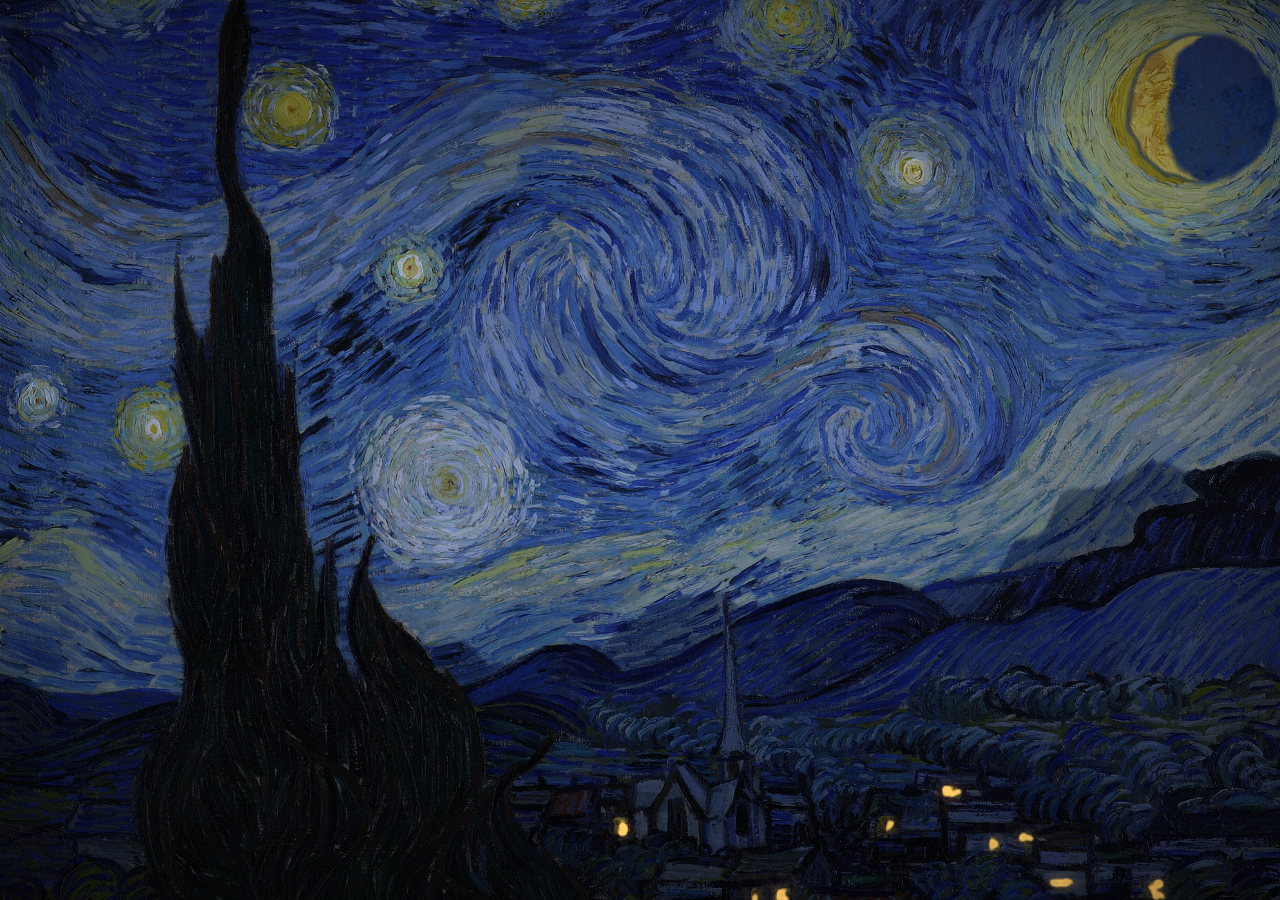
<file: index.html>
<!DOCTYPE html>
<html lang="nl">
<head>
<meta charset="utf-8">
<meta name="viewport" content="width=device-width, initial-scale=1, viewport-fit=cover">
<title>Plein Air</title>
<!-- telefoon: "toevoegen aan beginscherm" (web app manifest + iconen) -->
<link rel="manifest" href="manifest.webmanifest">
<link rel="icon" href="assets/icons/icon-192.png">
<link rel="apple-touch-icon" href="assets/icons/icon-180.png">
<meta name="theme-color" content="#0b0a09">
<meta name="mobile-web-app-capable" content="yes">
<meta name="apple-mobile-web-app-capable" content="yes">
<meta name="apple-mobile-web-app-status-bar-style" content="black-translucent">
<meta name="apple-mobile-web-app-title" content="Plein Air">
<link rel="preconnect" href="https://fonts.googleapis.com">
<link href="https://fonts.googleapis.com/css2?family=Fraunces:opsz,wght@9..144,400;9..144,600&family=Inter:wght@400;500&display=swap" rel="stylesheet">
<link rel="stylesheet" href="css/style.css">
</head>
<body>
<canvas id="gl"></canvas>

<div class="title">
  <h1>Plein Air</h1>
  <p id="sub">Het licht volgt de echte tijd in Gouda</p>
</div>

<div class="bar" id="bar">
  <button id="pick">Afbeelding kiezen</button>
  <input type="file" id="file" accept="image/*" hidden>
  <div class="sep"></div>
  <div class="clock"><span class="t" id="clockT">--:--</span><span class="ph" id="clockPh">&nbsp;</span></div>
  <div class="group">
    <label for="timeSlider">Tijd van de dag</label>
    <input type="range" id="timeSlider" min="0" max="1439" step="1" value="720">
  </div>
  <div class="group">
    <label for="day">Dag</label>
    <input type="date" id="day" title="Kies een dag: echte zon, maan en weer van Gouda (vanaf 1940)">
  </div>
  <button id="live" class="on">Live</button>
  <div class="sep"></div>
  <div class="group">
    <label for="motion">Beweging</label>
    <input type="range" id="motion" class="small" min="0" max="1" step="0.01" value="0.5">
  </div>
  <button id="autoWind" class="on" title="De wind in Gouda stuurt de beweging">Auto (wind)</button>
  <div class="clock wx"><span class="ph" id="wx">&nbsp;</span></div>
  <button id="tvBtn" title="Bedien een tv waarop Plein Air openstaat (adres + ?tv)">Bedien tv</button>
  <button id="fs">Volledig scherm</button>
  <button id="frameBtn" title="Lijst-modus: alleen het schilderij (toets F)">Lijst</button>
</div>

<div class="legend" id="legend">
  <b>Masks</b> <small>(toets M)</small>
  <span><i style="background:#40bfff"></i>lucht</span>
  <span><i style="background:#fff200"></i>sterren</span>
  <span><i style="background:#ff8c00"></i>maan</span>
  <span><i style="background:#1aff4d"></i>cipres</span>
  <span><i style="background:#ff3333"></i>dorp</span>
  <span><i style="background:#ff00ff"></i>ramen</span>
  <span><i style="background:#8c5926"></i>heuvels</span>
</div>

<!-- tv-modus (?tv): koppelcode voor de telefoon -->
<div class="tvpair" id="tvPair">
  <div class="tvbox">
    <h2>Plein Air</h2>
    <p>Open op je telefoon <b id="tvUrl"></b> en tik op <b>Bedien tv</b></p>
    <div class="code" id="tvCode"></div>
    <small>Koppelcode van deze tv</small>
  </div>
</div>

<div class="drop" id="drop"><div>Laat je schilderij hier los</div></div>
<div class="err" id="err">Je browser ondersteunt geen WebGL, dus het schilderij kan niet bewegen.</div>

<script type="module" src="js/main.js"></script>
</body>
</html>
</file>
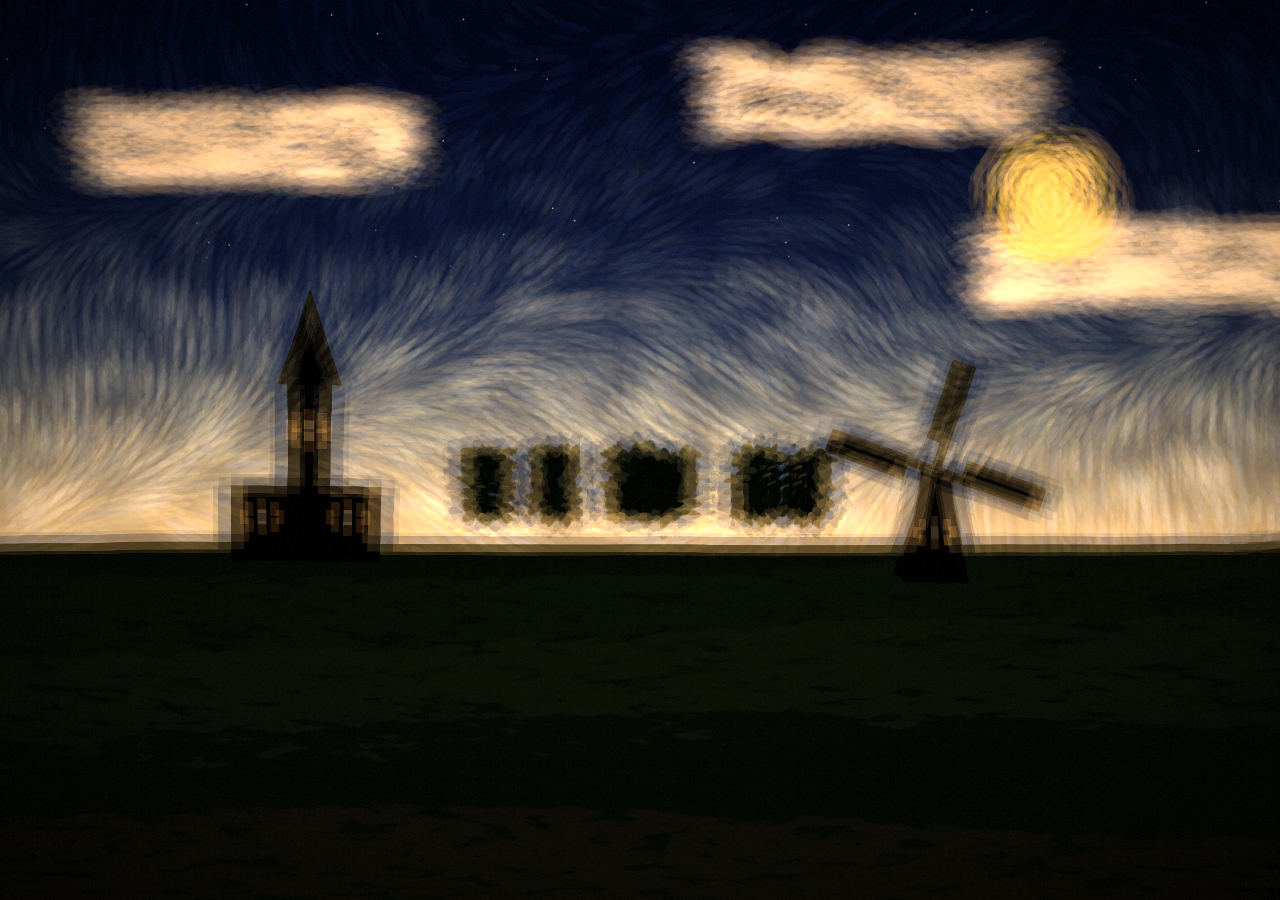
<file: prototype.html>
<!DOCTYPE html>
<html lang="nl">
<head>
<meta charset="utf-8">
<meta name="viewport" content="width=device-width, initial-scale=1">
<title>Levend Schilderij</title>
<link rel="preconnect" href="https://fonts.googleapis.com">
<link href="https://fonts.googleapis.com/css2?family=Fraunces:opsz,wght@9..144,400;9..144,600&family=Inter:wght@400;500&display=swap" rel="stylesheet">
<style>
  :root { --glass: rgba(18,16,14,.55); --line: rgba(255,255,255,.14); --txt: #f3eee6; --dim: rgba(243,238,230,.6); --accent: #e9b872; }
  * { box-sizing: border-box; margin: 0; padding: 0; }
  html, body { height: 100%; background: #0b0a09; overflow: hidden; color: var(--txt); font-family: Inter, system-ui, sans-serif; }
  canvas#gl { position: fixed; inset: 0; width: 100%; height: 100%; display: block; }
  body.idle { cursor: none; }

  .bar {
    position: fixed; left: 50%; bottom: 22px; transform: translateX(-50%);
    display: flex; align-items: center; gap: 18px; padding: 12px 18px;
    background: var(--glass); backdrop-filter: blur(14px) saturate(1.2); -webkit-backdrop-filter: blur(14px) saturate(1.2);
    border: 1px solid var(--line); border-radius: 16px;
    transition: opacity .6s ease, transform .6s ease; max-width: calc(100vw - 24px); flex-wrap: wrap; justify-content: center;
  }
  body.idle .bar, body.idle .title { opacity: 0; pointer-events: none; }
  body.idle .bar { transform: translateX(-50%) translateY(10px); }

  .title { position: fixed; top: 22px; left: 26px; font-family: Fraunces, serif; transition: opacity .6s; text-shadow: 0 1px 12px rgba(0,0,0,.5); }
  .title h1 { font-weight: 600; font-size: 20px; letter-spacing: .2px; }
  .title p { font-size: 13px; color: var(--dim); font-family: Inter, sans-serif; margin-top: 2px; }

  .clock { display: flex; flex-direction: column; min-width: 92px; }
  .clock .t { font-family: Fraunces, serif; font-size: 26px; line-height: 1; font-variant-numeric: tabular-nums; }
  .clock .ph { font-size: 12px; color: var(--accent); margin-top: 3px; letter-spacing: .3px; }

  .group { display: flex; flex-direction: column; gap: 6px; }
  .group label { font-size: 11px; color: var(--dim); text-transform: uppercase; letter-spacing: .8px; }
  input[type=range] { -webkit-appearance: none; appearance: none; width: 220px; height: 4px; border-radius: 4px; background: rgba(255,255,255,.18); outline: none; }
  input[type=range].small { width: 110px; }
  input[type=range]::-webkit-slider-thumb { -webkit-appearance: none; width: 16px; height: 16px; border-radius: 50%; background: var(--txt); border: 0; cursor: pointer; box-shadow: 0 0 0 4px rgba(233,184,114,.25); }
  input[type=range]::-moz-range-thumb { width: 16px; height: 16px; border-radius: 50%; background: var(--txt); border: 0; cursor: pointer; }
  #timeSlider { background: linear-gradient(90deg, #141a3a 0%, #2a2f5e 22%, #e59a6b 28%, #9cc7ee 40%, #b8d8f2 50%, #9cc7ee 62%, #f0a35e 72%, #3b2f5e 80%, #141a3a 100%); }

  button {
    font: 500 13px Inter, sans-serif; color: var(--txt); background: rgba(255,255,255,.08);
    border: 1px solid var(--line); border-radius: 10px; padding: 9px 13px; cursor: pointer; white-space: nowrap;
    transition: background .2s, border-color .2s;
  }
  button:hover { background: rgba(255,255,255,.16); }
  button.on { border-color: var(--accent); color: var(--accent); }
  .sep { width: 1px; align-self: stretch; background: var(--line); }

  .drop { position: fixed; inset: 0; display: none; align-items: center; justify-content: center; background: rgba(10,9,8,.7); z-index: 5; }
  .drop.show { display: flex; }
  .drop div { border: 2px dashed var(--accent); border-radius: 22px; padding: 46px 64px; font-family: Fraunces, serif; font-size: 24px; }
  .err { position: fixed; inset: 0; display: none; align-items: center; justify-content: center; text-align: center; padding: 30px; font-size: 15px; color: var(--dim); }
</style>
</head>
<body>
<canvas id="gl"></canvas>

<div class="title">
  <h1>Levend Schilderij</h1>
  <p id="sub">Het licht volgt de echte tijd in Gouda</p>
</div>

<div class="bar" id="bar">
  <button id="pick">Afbeelding kiezen</button>
  <input type="file" id="file" accept="image/*" hidden>
  <div class="sep"></div>
  <div class="clock"><span class="t" id="clockT">--:--</span><span class="ph" id="clockPh">&nbsp;</span></div>
  <div class="group">
    <label for="timeSlider">Tijd van de dag</label>
    <input type="range" id="timeSlider" min="0" max="1439" step="1" value="720">
  </div>
  <button id="live" class="on">Live</button>
  <div class="sep"></div>
  <div class="group">
    <label for="motion">Beweging</label>
    <input type="range" id="motion" class="small" min="0" max="2" step="0.01" value="1">
  </div>
  <button id="fs">Volledig scherm</button>
</div>

<div class="drop" id="drop"><div>Laat je schilderij hier los</div></div>
<div class="err" id="err">Je browser ondersteunt geen WebGL, dus het schilderij kan niet bewegen.</div>

<script>
(() => {
  const LAT = 52.011, LON = 4.711; // Gouda

  // ---------- WebGL setup ----------
  const cv = document.getElementById('gl');
  const gl = cv.getContext('webgl', { antialias: false, preserveDrawingBuffer: false });
  if (!gl) { document.getElementById('err').style.display = 'flex'; return; }

  const VS = `attribute vec2 a; varying vec2 v_uv;
    void main(){ v_uv = vec2(a.x*0.5+0.5, 0.5-a.y*0.5); gl_Position = vec4(a,0.,1.); }`;

  const FS = `precision highp float;
  varying vec2 v_uv;
  uniform sampler2D u_tex;
  uniform vec2 u_res, u_img;
  uniform float u_t, u_motion, u_k, u_expo, u_con, u_sat, u_skyAmt, u_vig, u_stars, u_glow;
  uniform vec3 u_gain, u_sky, u_horizon;
  const vec3 LUM = vec3(0.299,0.587,0.114);

  float hash(vec2 p){ p = fract(p*vec2(123.34,456.21)); p += dot(p,p+45.32); return fract(p.x*p.y); }
  float noise(vec2 p){ vec2 i=floor(p), f=fract(p); f=f*f*(3.-2.*f);
    return mix(mix(hash(i),hash(i+vec2(1,0)),f.x), mix(hash(i+vec2(0,1)),hash(i+vec2(1,1)),f.x), f.y); }
  float fbm(vec2 p){ float v=0., a=.5; for(int i=0;i<5;i++){ v+=a*noise(p); p=p*2.03+vec2(1.7,9.2); a*=.5; } return v; }
  vec3 softLight(vec3 b, vec3 s){ return mix(2.*b*s + b*b*(1.-2.*s), sqrt(b)*(2.*s-1.) + 2.*b*(1.-s), step(.5,s)); }
  vec2 cover(vec2 uv){ float rs=u_res.x/u_res.y, ri=u_img.x/u_img.y;
    vec2 s = rs>ri ? vec2(1., ri/rs) : vec2(rs/ri, 1.); return (uv-.5)*s+.5; }

  void main(){
    vec2 uv = v_uv; float t = u_t;
    // slow breathing zoom (also hides edges while warping)
    float z = .955 + .008*sin(t*.07);
    vec2 iuv = cover((uv-.5)*z+.5);
    float top = 1. - iuv.y;                       // 1 = top of painting
    vec2 q = iuv*vec2(u_img.x/u_img.y,1.)*2.4;
    // domain-warped flow field: two layers for a swirling, painterly drift
    vec2 f1 = vec2(fbm(q+vec2(t*.03,0.)), fbm(q+vec2(5.2,1.3)-vec2(0.,t*.03))) - .5;
    vec2 f2 = vec2(fbm(q*1.7+f1*2.+t*.02), fbm(q*1.7-f1*2.+3.1-t*.02)) - .5;
    float amp = u_motion*.013*mix(.45,1.,smoothstep(.2,.9,top));
    iuv += (f1 + f2*.6)*amp;

    vec3 c = texture2D(u_tex, iuv).rgb;

    // glow from bright spots (lamps, windows, moon) — used at night
    vec3 g = vec3(0.);
    for(int i=0;i<8;i++){
      float a = float(i)*.785398; vec2 o = vec2(cos(a),sin(a))*.012;
      vec3 s = texture2D(u_tex, iuv+o).rgb;
      g += s*smoothstep(.62,.95,dot(s,LUM));
    }
    g /= 8.;

    // 1. exposure retarget: map the painting's own brightness to the time of day
    c = pow(max(c,vec3(.0001)), vec3(u_k));
    c = (c-.5)*u_con+.5;   // win back contrast lost by strong relighting
    // 2. white balance / colour temperature
    c *= u_gain * u_expo;   // overall light level: also dims highlights at night
    // 3. saturation
    float L = dot(c,LUM); c = mix(vec3(L), c, u_sat);
    // 4. sky light, strongest at the top
    float skyMask = smoothstep(.35,1.,top);
    vec3 skyCol = mix(u_horizon, u_sky, smoothstep(.5,1.,top));
    c = mix(c, softLight(clamp(c,0.,1.), skyCol), u_skyAmt*(.4+.6*skyMask));
    // 5. warm glow
    c += g*vec3(1.,.74,.42)*u_glow*1.5;
    // 6. twinkling stars in dark parts of the sky
    if(u_stars > .01){
      vec2 sg = iuv*vec2(u_img.x/u_img.y,1.)*80.; vec2 cell = floor(sg); float h = hash(cell);
      if(h > .982){
        vec2 f = fract(sg)-.5-(vec2(hash(cell+1.7),hash(cell+3.1))-.5)*.6;
        float tw = .45+.55*sin(t*(.8+h*2.5)+h*40.);
        float s = smoothstep(.13,0.,length(f))*tw;
        float dark = 1.-smoothstep(.08,.32,dot(c,LUM));
        c += vec3(.9,.95,1.)*s*u_stars*skyMask*dark*1.3;
      }
    }
    // 7. vignette + film grain
    vec2 vv = uv-.5; c *= 1.-u_vig*dot(vv,vv)*2.2;
    c += (hash(uv*u_res+fract(t*.37)*100.)-.5)*.022;
    gl_FragColor = vec4(clamp(c,0.,1.),1.);
  }`;

  function sh(type, src){ const s = gl.createShader(type); gl.shaderSource(s, src); gl.compileShader(s);
    if (!gl.getShaderParameter(s, gl.COMPILE_STATUS)) throw new Error(gl.getShaderInfoLog(s)); return s; }
  const prog = gl.createProgram();
  gl.attachShader(prog, sh(gl.VERTEX_SHADER, VS)); gl.attachShader(prog, sh(gl.FRAGMENT_SHADER, FS));
  gl.linkProgram(prog); gl.useProgram(prog);
  const buf = gl.createBuffer(); gl.bindBuffer(gl.ARRAY_BUFFER, buf);
  gl.bufferData(gl.ARRAY_BUFFER, new Float32Array([-1,-1, 1,-1, -1,1, 1,1]), gl.STATIC_DRAW);
  const aLoc = gl.getAttribLocation(prog, 'a'); gl.enableVertexAttribArray(aLoc); gl.vertexAttribPointer(aLoc, 2, gl.FLOAT, false, 0, 0);
  const U = {}; ['u_tex','u_res','u_img','u_t','u_expo','u_con','u_motion','u_k','u_sat','u_skyAmt','u_vig','u_stars','u_glow','u_gain','u_sky','u_horizon']
    .forEach(n => U[n] = gl.getUniformLocation(prog, n));

  const tex = gl.createTexture();
  gl.bindTexture(gl.TEXTURE_2D, tex);
  gl.texParameteri(gl.TEXTURE_2D, gl.TEXTURE_WRAP_S, gl.CLAMP_TO_EDGE);
  gl.texParameteri(gl.TEXTURE_2D, gl.TEXTURE_WRAP_T, gl.CLAMP_TO_EDGE);
  gl.texParameteri(gl.TEXTURE_2D, gl.TEXTURE_MIN_FILTER, gl.LINEAR);
  gl.texParameteri(gl.TEXTURE_2D, gl.TEXTURE_MAG_FILTER, gl.LINEAR);
  let imgW = 16, imgH = 9, srcLuma = 0.45;

  function setImage(source){
    // downscale to max 2048 px for the GPU
    const max = 2048, w0 = source.width, h0 = source.height, sc = Math.min(1, max/Math.max(w0,h0));
    const c = document.createElement('canvas'); c.width = Math.round(w0*sc); c.height = Math.round(h0*sc);
    c.getContext('2d').drawImage(source, 0, 0, c.width, c.height);
    gl.bindTexture(gl.TEXTURE_2D, tex);
    gl.texImage2D(gl.TEXTURE_2D, 0, gl.RGB, gl.RGB, gl.UNSIGNED_BYTE, c);
    imgW = c.width; imgH = c.height;
    // measure the painting's own average brightness
    const m = document.createElement('canvas'); m.width = m.height = 64;
    const mx = m.getContext('2d'); mx.drawImage(c, 0, 0, 64, 64);
    const d = mx.getImageData(0,0,64,64).data; let s = 0;
    for (let i = 0; i < d.length; i += 4) s += (0.299*d[i] + 0.587*d[i+1] + 0.114*d[i+2]) / 255;
    srcLuma = Math.min(0.95, Math.max(0.03, s/(64*64)));
    return c;
  }

  // ---------- default painting (procedural Dutch landscape) ----------
  function defaultPainting(){
    const W = 1600, H = 1000, c = document.createElement('canvas'); c.width = W; c.height = H;
    const x = c.getContext('2d');
    let seed = 7; const r = () => (seed = (seed*16807) % 2147483647) / 2147483647;
    const sky = x.createLinearGradient(0,0,0,H*.62);
    sky.addColorStop(0,'#3f6fa8'); sky.addColorStop(.6,'#8fb6d8'); sky.addColorStop(1,'#e8dcc0');
    x.fillStyle = sky; x.fillRect(0,0,W,H);
    const stroke = (cx,cy,len,wid,ang,col) => { x.save(); x.translate(cx,cy); x.rotate(ang); x.fillStyle = col;
      x.beginPath(); x.ellipse(0,0,len,wid,0,0,Math.PI*2); x.fill(); x.restore(); };
    // swirling sky strokes
    for (let i = 0; i < 3200; i++){
      const px = r()*W, py = r()*H*.62, ang = Math.sin(px*.004+py*.01)*1.2 + Math.cos(py*.006)*.6;
      const k = py/(H*.62), l = 55 + k*30 + r()*14;
      const hue = 212 - k*20 + (r()-.5)*16, sat = 45 - k*15 + r()*10;
      stroke(px,py,10+r()*16,2.5+r()*2.5,ang,`hsla(${hue},${sat}%,${l}%,.55)`);
    }
    // clouds
    for (let i = 0; i < 900; i++){
      const cx = [380,1050,1350][i%3] + (r()-.5)*360, cy = [170,120,300][i%3] + (r()-.5)*90;
      stroke(cx,cy,12+r()*18,4+r()*4,(r()-.5)*.6,`hsla(40,30%,${88+r()*10}%,.5)`);
    }
    // sun
    for (let i = 0; i < 400; i++){ const a = r()*Math.PI*2, d = r()*70;
      stroke(1240+Math.cos(a)*d, 230+Math.sin(a)*d, 8+r()*10, 3, a+1.57, `hsla(${45+r()*10},95%,${70+r()*20}%,.7)`); }
    // fields
    x.fillStyle = '#5f7a33'; x.fillRect(0, H*.6, W, H*.4);
    const fields = [['#6f8f3c',.62],['#8a9a3a',.7],['#5c7a34',.8],['#a08a3c',.9]];
    fields.forEach(([col,y0],j) => { for (let i = 0; i < 1400; i++){
      const px = r()*W, py = H*y0 + r()*H*(.12) + Math.sin(px*.003+j)*20;
      stroke(px,py,14+r()*18,3+r()*2,(r()-.5)*.3,col+'cc'); } });
    // church tower (a nod to Gouda) and a windmill
    x.fillStyle = '#2d2a2a';
    x.fillRect(420,430,46,190); x.beginPath(); x.moveTo(410,432); x.lineTo(443,330); x.lineTo(476,432); x.fill();
    x.fillRect(360,540,160,80);
    x.fillStyle = '#ffd98a'; x.fillRect(437,470,12,22); x.fillRect(388,565,10,16); x.fillRect(480,565,10,16);
    x.fillStyle = '#2d2a2a';
    x.beginPath(); x.moveTo(1080,640); x.lineTo(1100,520); x.lineTo(1130,520); x.lineTo(1150,640); x.fill();
    x.save(); x.translate(1115,520); x.rotate(.35);
    for (let k = 0; k < 4; k++){ x.rotate(Math.PI/2); x.fillRect(-5,0,10,120); x.fillRect(5,30,16,90); }
    x.restore();
    x.fillStyle = '#ffd98a'; x.fillRect(1110,580,9,13);
    // trees
    for (let i = 0; i < 6; i++){ const tx = 620 + i*70 + r()*30, ty = 610;
      for (let j = 0; j < 120; j++) stroke(tx+(r()-.5)*44, ty-40-r()*70, 7+r()*8, 3+r()*3, r()*3, `hsla(${95+r()*30},35%,${22+r()*15}%,.8)`); }
    return c;
  }

  // ---------- sun position for Gouda ----------
  function sun(date){
    const rad = Math.PI/180;
    const start = Date.UTC(date.getUTCFullYear(),0,0);
    const doy = Math.floor((date - start)/86400000);
    const hr = date.getUTCHours() + date.getUTCMinutes()/60;
    const g = 2*Math.PI/365*(doy-1+(hr-12)/24);
    const decl = .006918-.399912*Math.cos(g)+.070257*Math.sin(g)-.006758*Math.cos(2*g)+.000907*Math.sin(2*g)-.002697*Math.cos(3*g)+.00148*Math.sin(3*g);
    const eqt = 229.18*(.000075+.001868*Math.cos(g)-.032077*Math.sin(g)-.014615*Math.cos(2*g)-.040849*Math.sin(2*g));
    const tst = hr*60 + eqt + 4*LON;
    const ha = (tst/4-180)*rad, lat = LAT*rad;
    const cz = Math.sin(lat)*Math.sin(decl)+Math.cos(lat)*Math.cos(decl)*Math.cos(ha);
    return { elev: 90 - Math.acos(Math.min(1,Math.max(-1,cz)))/rad, morning: ha < 0 };
  }

  // light keyframes by sun elevation (degrees)
  const KEYS = [
    { e:-18, expo:.42, L:.14, gain:[.70,.82,1.22], sat:.72, sky:[.05,.08,.25], hor:[.10,.12,.30], skyA:.55, vig:.60, stars:1,  glow:1   },
    { e:-8,  expo:.62, L:.22, gain:[.84,.86,1.15], sat:.85, sky:[.22,.24,.55], hor:[.55,.40,.55], skyA:.50, vig:.42, stars:.35,glow:.7  },
    { e:-2,  expo:.86, L:.32, gain:[1.12,.92,.92], sat:1.05,sky:[.55,.45,.70], hor:[.98,.58,.50], skyA:.48, vig:.30, stars:0,  glow:.35 },
    { e:4,   expo:.96, L:.42, gain:[1.2,.97,.78], sat:1.18,sky:[.70,.70,.85], hor:[1.0,.72,.42], skyA:.42, vig:.24, stars:0,  glow:.08 },
    { e:15,  expo:1,   L:.49, gain:[1.04,1.0,.95], sat:1.05,sky:[.80,.88,1.0], hor:[.98,.92,.82], skyA:.30, vig:.18, stars:0,  glow:0   },
    { e:35,  expo:1.03, L:.53, gain:[1.0,1.0,1.0],  sat:1.0, sky:[.68,.84,1.0], hor:[.90,.94,1.0], skyA:.22, vig:.12, stars:0,  glow:0   },
  ];
  const lerp = (a,b,t) => a+(b-a)*t;
  const lerpA = (a,b,t) => a.map((v,i) => lerp(v,b[i],t));
  function lightFor(s){
    const e = Math.max(KEYS[0].e, Math.min(KEYS[KEYS.length-1].e, s.elev));
    let i = 0; while (i < KEYS.length-2 && e > KEYS[i+1].e) i++;
    const a = KEYS[i], b = KEYS[i+1], t = (e-a.e)/(b.e-a.e);
    const o = { expo:lerp(a.expo,b.expo,t), L:lerp(a.L,b.L,t), gain:lerpA(a.gain,b.gain,t), sat:lerp(a.sat,b.sat,t), sky:lerpA(a.sky,b.sky,t),
      hor:lerpA(a.hor,b.hor,t), skyA:lerp(a.skyA,b.skyA,t), vig:lerp(a.vig,b.vig,t), stars:lerp(a.stars,b.stars,t), glow:lerp(a.glow,b.glow,t) };
    // dawn is a little cooler and pinker than dusk
    if (s.morning && s.elev > -10 && s.elev < 12){ o.gain = [o.gain[0]*.97, o.gain[1], o.gain[2]*1.06]; o.hor = [o.hor[0], o.hor[1]*.92, o.hor[2]*1.15]; }
    return o;
  }
  function phaseName(s){
    if (s.elev < -12) return 'Nacht';
    if (s.elev < -4) return 'Blauw uur';
    if (s.elev < 6) return s.morning ? 'Zonsopkomst' : 'Zonsondergang';
    if (s.elev < 18) return s.morning ? 'Ochtend' : 'Avondlicht';
    return s.morning ? 'Ochtend' : 'Middag';
  }

  // ---------- state & UI ----------
  let live = true, motion = 1;
  const slider = document.getElementById('timeSlider'), liveBtn = document.getElementById('live');
  const clockT = document.getElementById('clockT'), clockPh = document.getElementById('clockPh');
  const fmt = m => String(Math.floor(m/60)).padStart(2,'0') + ':' + String(m%60).padStart(2,'0');

  function targetDate(){
    const d = new Date();
    if (!live){ const m = +slider.value; d.setHours(Math.floor(m/60), m%60, 0, 0); }
    return d;
  }
  slider.addEventListener('input', () => { live = false; liveBtn.classList.remove('on'); });
  liveBtn.addEventListener('click', () => { live = true; liveBtn.classList.add('on'); });
  document.getElementById('motion').addEventListener('input', e => motion = +e.target.value);

  const file = document.getElementById('file');
  document.getElementById('pick').addEventListener('click', () => file.click());
  file.addEventListener('change', () => file.files[0] && loadFile(file.files[0]));
  function loadFile(f){
    if (!f.type.startsWith('image/')) return;
    const url = URL.createObjectURL(f), img = new Image();
    img.onload = () => {
      const c = setImage(img); URL.revokeObjectURL(url);
      document.getElementById('sub').textContent = f.name.replace(/\.[^.]+$/,'');
      try { // remember it for next time (this browser only)
        const s = document.createElement('canvas'), sc = Math.min(1, 1600/Math.max(c.width,c.height));
        s.width = c.width*sc; s.height = c.height*sc; s.getContext('2d').drawImage(c,0,0,s.width,s.height);
        localStorage.setItem('levend-schilderij-img', s.toDataURL('image/jpeg', .85));
        localStorage.setItem('levend-schilderij-name', document.getElementById('sub').textContent);
      } catch(e) {}
    };
    img.src = url;
  }
  const drop = document.getElementById('drop');
  addEventListener('dragover', e => { e.preventDefault(); drop.classList.add('show'); });
  addEventListener('dragleave', e => { if (e.target === drop || !e.relatedTarget) drop.classList.remove('show'); });
  addEventListener('drop', e => { e.preventDefault(); drop.classList.remove('show'); const f = e.dataTransfer.files[0]; if (f) loadFile(f); });

  document.getElementById('fs').addEventListener('click', async () => {
    try { document.fullscreenElement ? await document.exitFullscreen() : await document.documentElement.requestFullscreen(); } catch(e) {}
  });

  // auto-hide controls so it works as a picture frame
  let idleT; const wake = () => { document.body.classList.remove('idle'); clearTimeout(idleT); idleT = setTimeout(() => document.body.classList.add('idle'), 3500); };
  ['mousemove','touchstart','keydown','pointerdown'].forEach(ev => addEventListener(ev, wake, { passive: true })); wake();

  // initial image: remembered upload, else the default landscape
  let restored = false;
  try {
    const saved = localStorage.getItem('levend-schilderij-img');
    if (saved){ const im = new Image(); im.onload = () => setImage(im); im.src = saved; restored = true;
      document.getElementById('sub').textContent = localStorage.getItem('levend-schilderij-name') || 'Je schilderij'; }
  } catch(e) {}
  setImage(defaultPainting());
  if (!restored) document.getElementById('sub').textContent = 'Een Hollands landschap · upload je eigen schilderij';

  // ---------- render loop ----------
  let cur = null;
  function resize(){
    const dpr = Math.min(devicePixelRatio || 1, 2);
    const w = Math.round(innerWidth*dpr), h = Math.round(innerHeight*dpr);
    if (cv.width !== w || cv.height !== h){ cv.width = w; cv.height = h; gl.viewport(0,0,w,h); }
  }
  const t0 = performance.now();
  function frame(now){
    resize();
    const d = targetDate(), s = sun(d), tgt = lightFor(s);
    const m = d.getHours()*60 + d.getMinutes();
    if (live) slider.value = m;
    clockT.textContent = fmt(m); clockPh.textContent = phaseName(s);
    // ease towards the target light so scrubbing feels smooth
    if (!cur) cur = JSON.parse(JSON.stringify(tgt));
    const dt = Math.min(.25, (now - (frame.last || now))/1000); frame.last = now;
    const ease = 1 - Math.exp(-dt*3.5);
    for (const k in tgt) cur[k] = Array.isArray(tgt[k]) ? lerpA(cur[k], tgt[k], ease) : lerp(cur[k], tgt[k], ease);
    const k = Math.min(2.5, Math.max(.3, Math.log(cur.L)/Math.log(srcLuma)));

    gl.uniform1i(U.u_tex, 0);
    gl.uniform2f(U.u_res, cv.width, cv.height); gl.uniform2f(U.u_img, imgW, imgH);
    gl.uniform1f(U.u_t, (now - t0)/1000); gl.uniform1f(U.u_motion, motion);
    gl.uniform1f(U.u_k, k); gl.uniform1f(U.u_con, 1 + Math.max(0, 1-k)*.55); gl.uniform1f(U.u_expo, cur.expo); gl.uniform1f(U.u_sat, cur.sat * (1 + Math.max(0, 1-k)*.35)); gl.uniform1f(U.u_skyAmt, cur.skyA);
    gl.uniform1f(U.u_vig, cur.vig); gl.uniform1f(U.u_stars, cur.stars); gl.uniform1f(U.u_glow, cur.glow);
    gl.uniform3fv(U.u_gain, cur.gain); gl.uniform3fv(U.u_sky, cur.sky); gl.uniform3fv(U.u_horizon, cur.hor);
    gl.drawArrays(gl.TRIANGLE_STRIP, 0, 4);
    requestAnimationFrame(frame);
  }
  requestAnimationFrame(frame);
})();
</script>
</body>
</html>
</file>
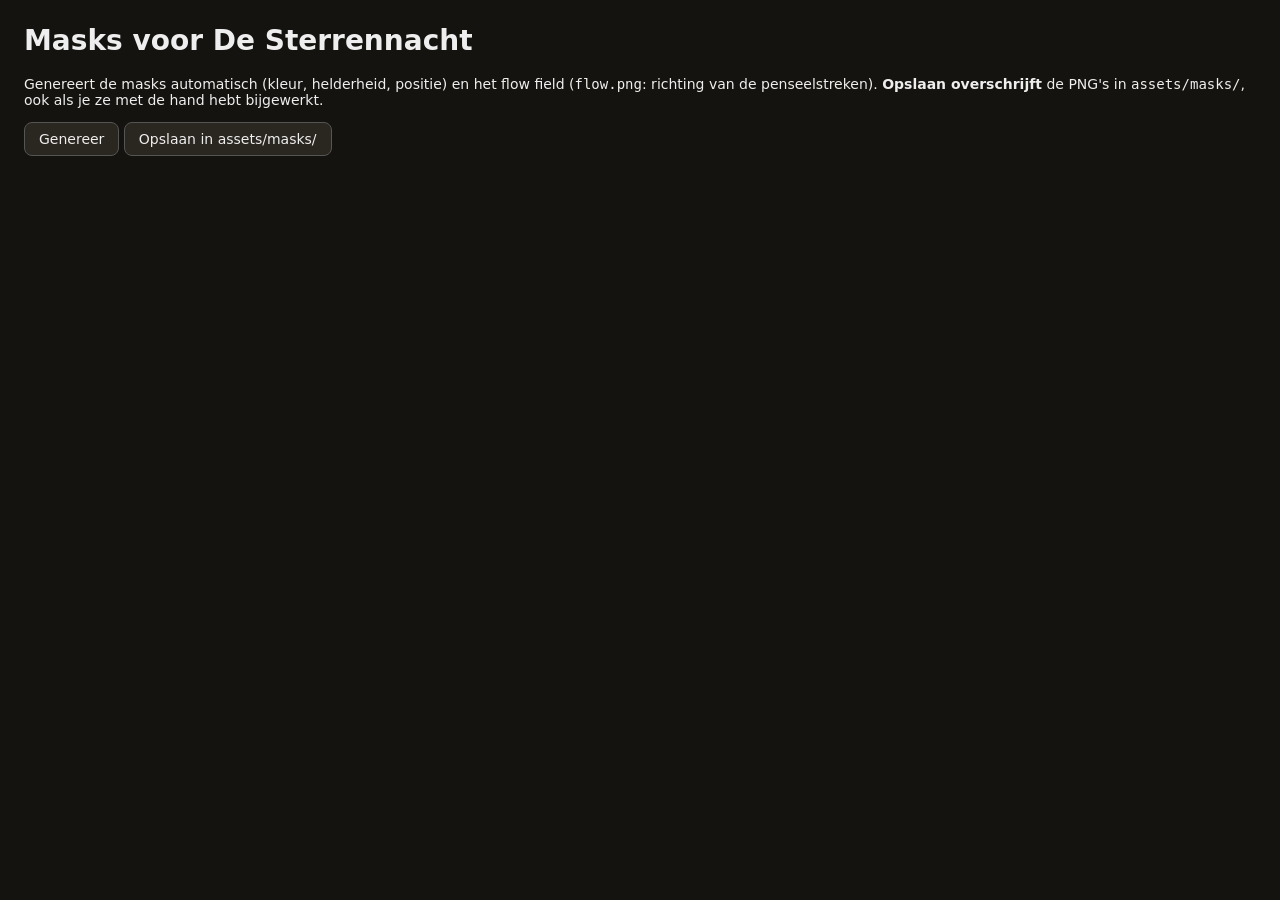
<file: tools/masks.html>
<!DOCTYPE html>
<html lang="nl">
<head>
<meta charset="utf-8">
<title>Masks genereren · Levend Schilderij</title>
<style>
  body { font: 14px system-ui, sans-serif; background: #15130f; color: #eee; margin: 24px; }
  button { font: inherit; padding: 8px 14px; border-radius: 8px; border: 1px solid #555; background: #2a2620; color: #eee; cursor: pointer; }
  .grid { display: grid; grid-template-columns: repeat(auto-fill, minmax(240px, 1fr)); gap: 14px; margin-top: 18px; }
  figure { margin: 0; } figure canvas, figure img { width: 100%; border-radius: 6px; display: block; background: #000; }
  figcaption { margin-top: 4px; color: #bbb; }
  #log { white-space: pre-wrap; color: #e9b872; margin-top: 12px; }
</style>
</head>
<body>
<h1>Masks voor De Sterrennacht</h1>
<p>Genereert de masks automatisch (kleur, helderheid, positie) en het flow field (<code>flow.png</code>: richting van de penseelstreken). <b>Opslaan overschrijft</b> de PNG's in <code>assets/masks/</code>, ook als je ze met de hand hebt bijgewerkt.</p>
<button id="gen">Genereer</button> <button id="save" disabled>Opslaan in assets/masks/</button>
<div id="log"></div>
<div class="grid" id="grid"></div>
<script type="module">
import { generateMasks, maskToCanvas, MASK_NAMES } from '../js/scene/autoMasks.js';
import { generateFlow } from '../js/scene/flowField.js';
import { loadImage, DEFAULT_PAINTING } from '../js/input/image.js';

const log = t => document.getElementById('log').textContent += t + '\n';
let result = null;

async function gen() {
  document.getElementById('grid').innerHTML = ''; document.getElementById('log').textContent = '';
  const img = await loadImage('../' + DEFAULT_PAINTING.url);
  const t0 = performance.now();
  const r = generateMasks(img);
  const canvases = {};
  for (const n of MASK_NAMES) canvases[n] = maskToCanvas(r.masks[n], r.width, r.height);
  canvases.flow = generateFlow(img, r).canvas;
  for (const n in canvases) {
    const f = document.createElement('figure'); f.appendChild(canvases[n]);
    const c = document.createElement('figcaption'); c.textContent = n + '.png'; f.appendChild(c);
    document.getElementById('grid').appendChild(f);
  }
  result = { canvases, data: { ...r.data, generated: new Date().toISOString() } };
  log(`Klaar in ${Math.round(performance.now() - t0)} ms · ${r.data.stars.length} sterren · maan ${r.data.moon ? 'gevonden' : 'niet gevonden'}`);
  document.getElementById('save').disabled = false;
  window.__masks = result;
}

async function put(name, body, type) {
  const res = await fetch('../assets/masks/' + name, { method: 'PUT', body, headers: { 'Content-Type': type } });
  if (!res.ok) throw new Error(name + ': ' + res.status);
}
async function save() {
  for (const n in result.canvases) {
    const blob = await new Promise(r => result.canvases[n].toBlob(r, 'image/png'));
    await put(n + '.png', blob, 'image/png');
  }
  await put('scene.json', JSON.stringify(result.data, null, 2), 'application/json');
  log('Opgeslagen in assets/masks/');
}
document.getElementById('gen').onclick = () => gen().catch(e => log('Fout: ' + e.message));
document.getElementById('save').onclick = () => save().catch(e => log('Fout: ' + e.message));
</script>
</body>
</html>
</file>
<file: css/style.css>
:root { --glass: rgba(18,16,14,.55); --line: rgba(255,255,255,.14); --txt: #f3eee6; --dim: rgba(243,238,230,.6); --accent: #e9b872; }
* { box-sizing: border-box; margin: 0; padding: 0; }
html, body { height: 100%; background: #0b0a09; overflow: hidden; overscroll-behavior: none; touch-action: manipulation; -webkit-tap-highlight-color: transparent; color: var(--txt); font-family: Inter, system-ui, sans-serif; }
canvas#gl { position: fixed; inset: 0; width: 100%; height: 100%; display: block; }
body.idle { cursor: none; }
body.frame, body.frame * { cursor: none !important; }
body.frame .bar, body.frame .title, body.frame .legend { display: none !important; }

.bar {
  position: fixed; left: 50%; bottom: 22px; transform: translateX(-50%);
  display: flex; align-items: center; gap: 18px; padding: 12px 18px;
  background: var(--glass); backdrop-filter: blur(14px) saturate(1.2); -webkit-backdrop-filter: blur(14px) saturate(1.2);
  border: 1px solid var(--line); border-radius: 16px;
  transition: opacity .6s ease, transform .6s ease; max-width: calc(100vw - 24px); flex-wrap: wrap; justify-content: center;
}
body.idle .bar, body.idle .title { opacity: 0; pointer-events: none; }
body.idle .bar { transform: translateX(-50%) translateY(10px); }

.title { position: fixed; top: 22px; left: 26px; font-family: Fraunces, serif; transition: opacity .6s; text-shadow: 0 1px 12px rgba(0,0,0,.5); }
.title h1 { font-weight: 600; font-size: 20px; letter-spacing: .2px; }
.title p { font-size: 13px; color: var(--dim); font-family: Inter, sans-serif; margin-top: 2px; }

.clock { display: flex; flex-direction: column; min-width: 92px; }
.clock .t { font-family: Fraunces, serif; font-size: 26px; line-height: 1; font-variant-numeric: tabular-nums; }
.clock .ph { font-size: 12px; color: var(--accent); margin-top: 3px; letter-spacing: .3px; }

.group { display: flex; flex-direction: column; gap: 6px; }
.group label { font-size: 11px; color: var(--dim); text-transform: uppercase; letter-spacing: .8px; }
input[type=range] { -webkit-appearance: none; appearance: none; width: 220px; height: 4px; border-radius: 4px; background: rgba(255,255,255,.18); outline: none; }
input[type=range].small { width: 110px; }
input[type=range]::-webkit-slider-thumb { -webkit-appearance: none; width: 16px; height: 16px; border-radius: 50%; background: var(--txt); border: 0; cursor: pointer; box-shadow: 0 0 0 4px rgba(233,184,114,.25); }
input[type=range]::-moz-range-thumb { width: 16px; height: 16px; border-radius: 50%; background: var(--txt); border: 0; cursor: pointer; }
#timeSlider { background: linear-gradient(90deg, #141a3a 0%, #2a2f5e 22%, #e59a6b 28%, #9cc7ee 40%, #b8d8f2 50%, #9cc7ee 62%, #f0a35e 72%, #3b2f5e 80%, #141a3a 100%); }

button {
  font: 500 13px Inter, sans-serif; color: var(--txt); background: rgba(255,255,255,.08);
  border: 1px solid var(--line); border-radius: 10px; padding: 9px 13px; cursor: pointer; white-space: nowrap;
  transition: background .2s, border-color .2s;
}
button:hover { background: rgba(255,255,255,.16); }
button.on { border-color: var(--accent); color: var(--accent); }
.sep { width: 1px; align-self: stretch; background: var(--line); }

.legend { position: fixed; top: 22px; right: 26px; display: none; flex-direction: column; gap: 5px; padding: 12px 14px;
  background: var(--glass); border: 1px solid var(--line); border-radius: 12px; font-size: 12px; }
.legend.show { display: flex; }
.legend small { color: var(--dim); }
.legend i { display: inline-block; width: 12px; height: 12px; border-radius: 3px; margin-right: 8px; vertical-align: -2px; }

.drop { position: fixed; inset: 0; display: none; align-items: center; justify-content: center; background: rgba(10,9,8,.7); z-index: 5; }
.drop.show { display: flex; }
.drop div { border: 2px dashed var(--accent); border-radius: 22px; padding: 46px 64px; font-family: Fraunces, serif; font-size: 24px; }
.err { position: fixed; inset: 0; display: none; align-items: center; justify-content: center; text-align: center; padding: 30px; font-size: 15px; color: var(--dim); }
.clock.wx { min-width: 84px; }
input[type=date] { font: 500 13px Inter, sans-serif; color: var(--txt); background: rgba(255,255,255,.08); border: 1px solid var(--line);
  border-radius: 8px; padding: 5px 8px; color-scheme: dark; }

/* demo: alleen de compositor (beeld + bijschriften), geen knoppen */
body.demo .bar, body.demo .title, body.demo .legend { display: none !important; }
body.demo canvas#gl { visibility: hidden; }
canvas#comp { position: fixed; inset: 0; width: 100%; height: 100%; object-fit: contain; background: #000; }
body.demo { cursor: none; }

/* tv-modus: koppelscherm (groot tot er een telefoon verbindt, daarna even in de hoek) */
.tvpair { position: fixed; inset: 0; display: none; align-items: center; justify-content: center; z-index: 4; pointer-events: none;
  background: radial-gradient(ellipse at center, rgba(8,8,12,.55), rgba(8,8,12,.15) 70%); transition: opacity .6s; }
body.tv-pairing .tvpair { display: flex; }
.tvbox { text-align: center; padding: 4vh 5vw; background: var(--glass); border: 1px solid var(--line); border-radius: 2.4vh;
  backdrop-filter: blur(14px); -webkit-backdrop-filter: blur(14px); }
.tvbox h2 { font: 600 4.4vh Fraunces, serif; }
.tvbox p { font-size: 2.4vh; color: var(--dim); margin-top: 1.4vh; }
.tvbox p b { color: var(--txt); font-weight: 500; }
.tvbox .code { font: 600 12vh Fraunces, serif; letter-spacing: 1.6vh; color: var(--accent); margin: 2vh 0 .6vh; font-variant-numeric: tabular-nums; }
.tvbox small { font-size: 1.8vh; color: var(--dim); }
body.tv-corner .tvpair { display: flex; align-items: flex-end; justify-content: flex-end; padding: 3vh; background: none; }
body.tv-corner .tvbox { padding: 1.4vh 2vw; }
body.tv-corner .tvbox h2, body.tv-corner .tvbox p { display: none; }
body.tv-corner .tvbox .code { font-size: 4vh; letter-spacing: .5vh; margin: 0; }

/* telefoon: compacte balk onderaan over de volle breedte (portret en landschap) */
@media (max-width: 700px), (max-height: 500px) {
  .bar { left: 8px; right: 8px; bottom: max(8px, env(safe-area-inset-bottom)); transform: none; max-width: none;
    gap: 8px 12px; padding: 10px 12px; border-radius: 14px; justify-content: space-between; }
  body.idle .bar { transform: translateY(10px); }
  .sep, #pick, #fs { display: none; }
  .clock { min-width: 64px; }
  .clock .t { font-size: 20px; }
  .clock .ph { font-size: 11px; }
  .group { gap: 4px; flex: 1 1 140px; }
  .group label { font-size: 10px; }
  input[type=range], input[type=range].small { width: 100%; height: 6px; }
  input[type=range]::-webkit-slider-thumb { width: 22px; height: 22px; }
  button { padding: 9px 11px; font-size: 12px; min-height: 38px; }
  .clock.wx { min-width: 0; flex: 1 1 100%; order: 10; }
  .clock.wx .ph { margin-top: 0; }
  .title { top: max(14px, env(safe-area-inset-top)); left: 16px; }
  .title h1 { font-size: 17px; }
  .title p { font-size: 11px; }
}
@media (max-height: 500px) and (orientation: landscape) {
  .bar { left: 50%; right: auto; width: min(760px, calc(100vw - 16px)); transform: translateX(-50%); padding: 8px 12px; }
  body.idle .bar { transform: translateX(-50%) translateY(10px); }
  .group { flex: 1 1 120px; }
  .clock.wx { flex: 0 1 auto; order: 0; }
  .title { display: none; }
}
</file>
